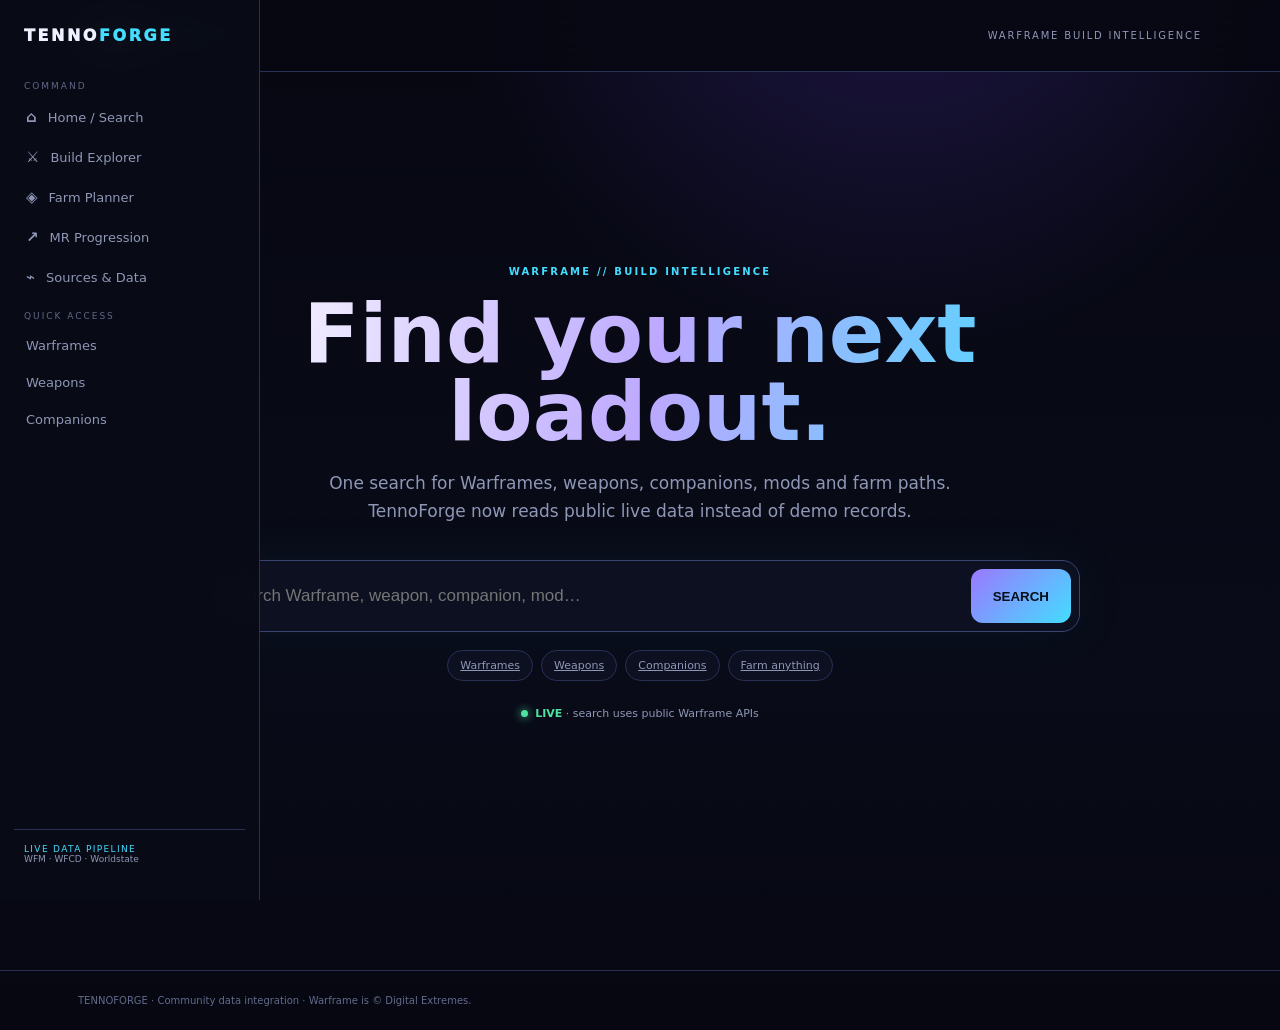
<file: index.html>
<!doctype html><html lang="en"><head><meta charset="utf-8"><meta name="viewport" content="width=device-width,initial-scale=1,viewport-fit=cover"><meta name="theme-color" content="#060711"><title>TennoForge</title><link rel="stylesheet" href="/css/style.css"></head><body><button class="menuBtn" id="menuBtn">☰</button><aside class="sidebar" id="sidebar"><div class="sideLogo">TENNO<span>FORGE</span></div><div class="sideLabel">COMMAND</div><a class="sideLink" href="/"><b>⌂</b> Home / Search</a><a class="sideLink" href="/builds.html"><b>⚔</b> Build Explorer</a><a class="sideLink" href="/farm.html"><b>◈</b> Farm Planner</a><a class="sideLink" href="/progression.html"><b>↗</b> MR Progression</a><a class="sideLink" href="/sources.html"><b>⌁</b> Sources & Data</a><div class="sideLabel">QUICK ACCESS</div><a class="sideLink" href="/builds.html?type=warframe">Warframes</a><a class="sideLink" href="/builds.html?type=weapon">Weapons</a><a class="sideLink" href="/builds.html?type=companion">Companions</a><div class="sideFooter">LIVE DATA PIPELINE<br><span>WFM · WFCD · Worldstate</span></div></aside><div class="scrim" id="scrim"></div><header class="top"><div class="wrap nav"><div class="logo">TENNO<span>FORGE</span></div><div class="navHint">WARFRAME BUILD INTELLIGENCE</div></div></header><main class="wrap content"><section class="home"><div class="searchShell"><div class="eyebrow">WARFRAME // BUILD INTELLIGENCE</div><h1>Find your next<br>loadout.</h1><p>One search for Warframes, weapons, companions, mods and farm paths. TennoForge now reads public live data instead of demo records.</p><div class="searchBox"><input id="homeSearch" placeholder="Search Warframe, weapon, companion, mod…" autocomplete="off"><button id="goSearch">SEARCH</button></div><div class="quick"><a class="chip" href="/builds.html?type=warframe">Warframes</a><a class="chip" href="/builds.html?type=weapon">Weapons</a><a class="chip" href="/builds.html?type=companion">Companions</a><a class="chip" href="/farm.html">Farm anything</a></div><div class="status" id="homeStatus"><span class="liveDot"></span><strong>LIVE</strong> · search uses public Warframe APIs</div><div id="fallbackLinks" class="fallbackLinks hidden" aria-live="polite"></div>
<div id="searchStatus" class="searchStatus hidden" role="status" aria-live="polite">
<span class="statusDot"></span><span class="statusMessage">Ready</span>
<span class="statusTrack"><span class="statusStep" data-step="connect">API</span><span class="statusStep" data-step="filter">FILTER</span><span class="statusStep" data-step="done">DONE</span></span>
</div>
<div id="homeResults" class="homeResults"></div></div></section></main><footer><div class="wrap">TENNOFORGE · Community data integration · Warframe is © Digital Extremes.</div></footer><script src="/js/app.js"></script></body></html>
</file>
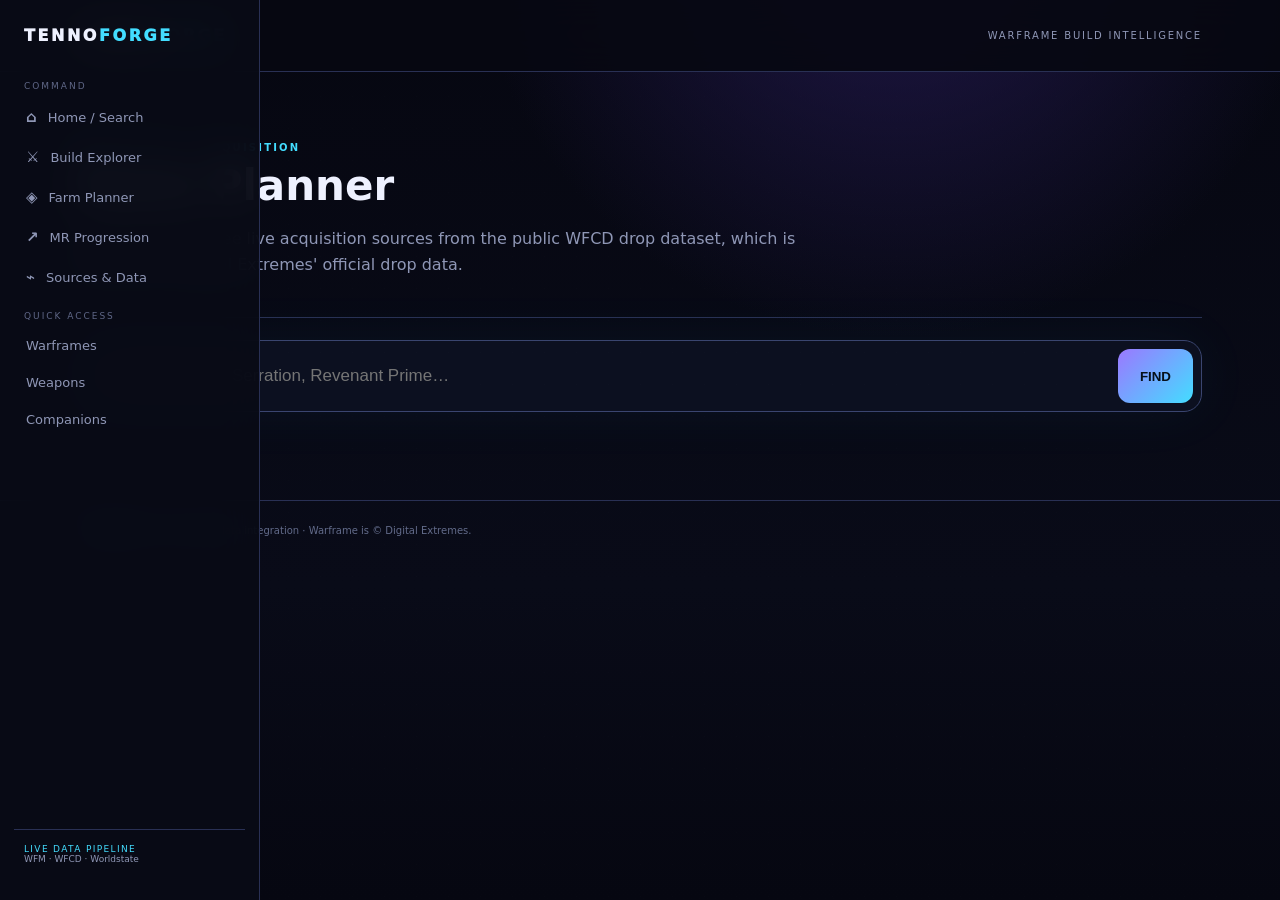
<file: farm.html>
<!doctype html><html lang="en"><head><meta charset="utf-8"><meta name="viewport" content="width=device-width,initial-scale=1,viewport-fit=cover"><meta name="theme-color" content="#060711"><title>TennoForge</title><link rel="stylesheet" href="/css/style.css"></head><body><button class="menuBtn" id="menuBtn">☰</button><aside class="sidebar" id="sidebar"><div class="sideLogo">TENNO<span>FORGE</span></div><div class="sideLabel">COMMAND</div><a class="sideLink" href="/"><b>⌂</b> Home / Search</a><a class="sideLink" href="/builds.html"><b>⚔</b> Build Explorer</a><a class="sideLink" href="/farm.html"><b>◈</b> Farm Planner</a><a class="sideLink" href="/progression.html"><b>↗</b> MR Progression</a><a class="sideLink" href="/sources.html"><b>⌁</b> Sources & Data</a><div class="sideLabel">QUICK ACCESS</div><a class="sideLink" href="/builds.html?type=warframe">Warframes</a><a class="sideLink" href="/builds.html?type=weapon">Weapons</a><a class="sideLink" href="/builds.html?type=companion">Companions</a><div class="sideFooter">LIVE DATA PIPELINE<br><span>WFM · WFCD · Worldstate</span></div></aside><div class="scrim" id="scrim"></div><header class="top"><div class="wrap nav"><div class="logo">TENNO<span>FORGE</span></div><div class="navHint">WARFRAME BUILD INTELLIGENCE</div></div></header><main class="wrap content"><section class="pageHead"><div class="eyebrow">DROP TABLES // ACQUISITION</div><h1>Farm Planner</h1><p>Enter an item to see live acquisition sources from the public WFCD drop dataset, which is parsed from Digital Extremes' official drop data.</p></section><div class="searchBox"><input id="farmSearch" placeholder="Try: Rhino, Hek, Serration, Revenant Prime…"><button id="farmGo">FIND</button></div><div id="farmResult" style="margin-top:18px"></div></main><footer><div class="wrap">TENNOFORGE · Community data integration · Warframe is © Digital Extremes.</div></footer><script src="/js/app.js"></script><script src="/js/farm.js"></script></body></html>
</file>
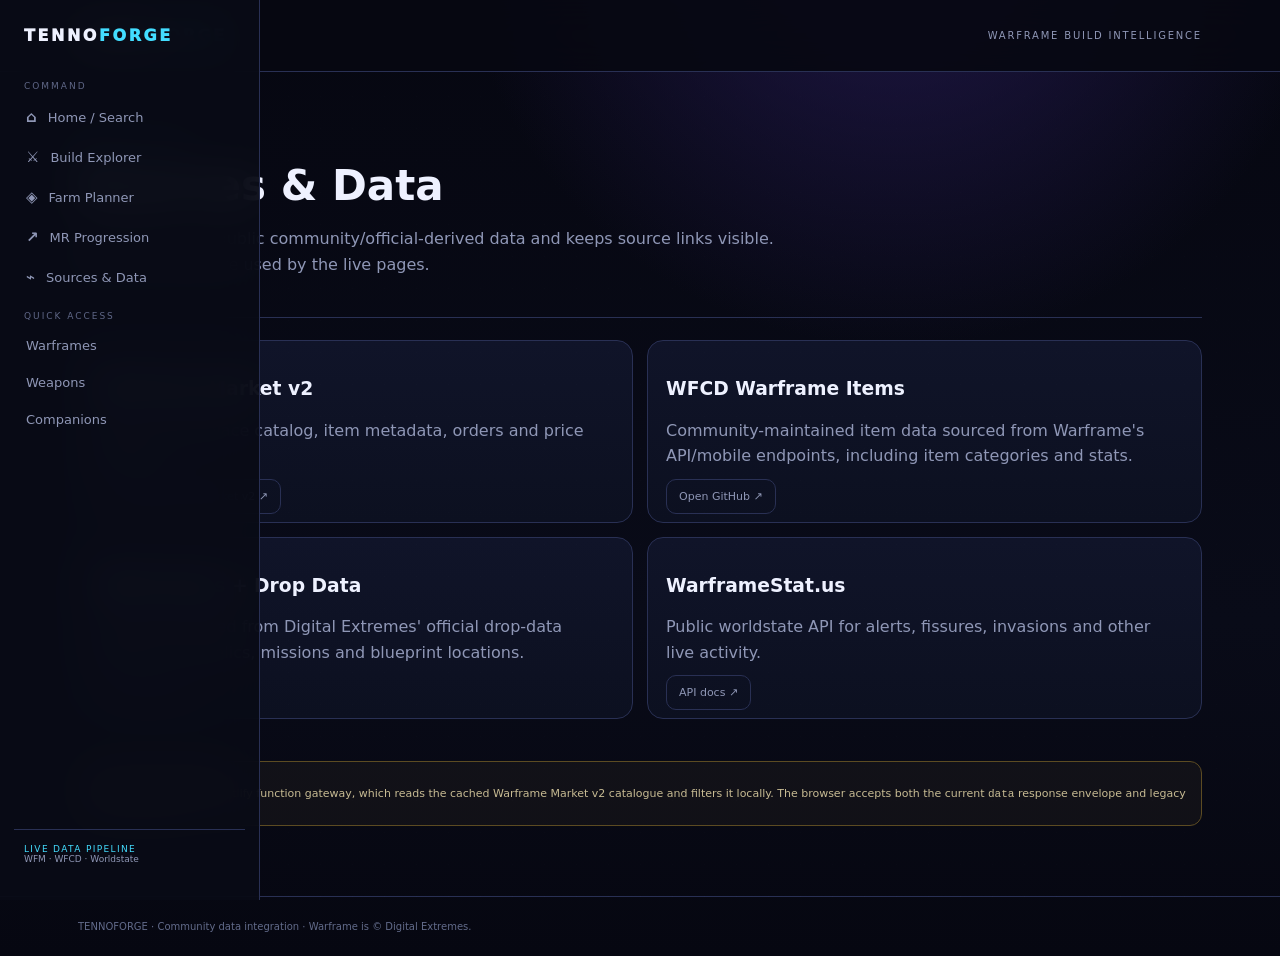
<file: sources.html>
<!doctype html><html lang="en"><head><meta charset="utf-8"><meta name="viewport" content="width=device-width,initial-scale=1,viewport-fit=cover"><meta name="theme-color" content="#060711"><title>TennoForge</title><link rel="stylesheet" href="/css/style.css"></head><body><button class="menuBtn" id="menuBtn">☰</button><aside class="sidebar" id="sidebar"><div class="sideLogo">TENNO<span>FORGE</span></div><div class="sideLabel">COMMAND</div><a class="sideLink" href="/"><b>⌂</b> Home / Search</a><a class="sideLink" href="/builds.html"><b>⚔</b> Build Explorer</a><a class="sideLink" href="/farm.html"><b>◈</b> Farm Planner</a><a class="sideLink" href="/progression.html"><b>↗</b> MR Progression</a><a class="sideLink" href="/sources.html"><b>⌁</b> Sources & Data</a><div class="sideLabel">QUICK ACCESS</div><a class="sideLink" href="/builds.html?type=warframe">Warframes</a><a class="sideLink" href="/builds.html?type=weapon">Weapons</a><a class="sideLink" href="/builds.html?type=companion">Companions</a><div class="sideFooter">LIVE DATA PIPELINE<br><span>WFM · WFCD · Worldstate</span></div></aside><div class="scrim" id="scrim"></div><header class="top"><div class="wrap nav"><div class="logo">TENNO<span>FORGE</span></div><div class="navHint">WARFRAME BUILD INTELLIGENCE</div></div></header><main class="wrap content"><section class="pageHead"><div class="eyebrow">TRANSPARENCY</div><h1>Sources & Data</h1><p>TennoForge uses public community/official-derived data and keeps source links visible. No demo values are used by the live pages.</p></section><div class="cards"><div class="panel"><h3>Warframe Market v2</h3><p class="sub">Public marketplace catalog, item metadata, orders and price statistics.</p><a class="linkBtn" href="https://warframe.market/" target="_blank" rel="noopener">Open Warframe Market v2 ↗</a></div><div class="panel"><h3>WFCD Warframe Items</h3><p class="sub">Community-maintained item data sourced from Warframe's API/mobile endpoints, including item categories and stats.</p><a class="linkBtn" href="https://github.com/WFCD/warframe-items" target="_blank" rel="noopener">Open GitHub ↗</a></div><div class="panel"><h3>WFCD Items + Drop Data</h3><p class="sub">Drop data parsed from Digital Extremes' official drop-data website, with relics, missions and blueprint locations.</p><a class="linkBtn" href="https://github.com/WFCD/warframe-drop-data" target="_blank" rel="noopener">Open GitHub ↗</a></div><div class="panel"><h3>WarframeStat.us</h3><p class="sub">Public worldstate API for alerts, fissures, invasions and other live activity.</p><a class="linkBtn" href="https://docs.warframestat.us/" target="_blank" rel="noopener">API docs ↗</a></div></div><section class="section"><div class="notice"><b>Search API diagnostic</b><br>Home search uses the Netlify function gateway, which reads the cached Warframe Market v2 catalogue and filters it locally. The browser accepts both the current <code>data</code> response envelope and legacy <code>items</code> responses.</div></section></main><footer><div class="wrap">TENNOFORGE · Community data integration · Warframe is © Digital Extremes.</div></footer><script src="/js/app.js"></script></body></html>
</file>
<file: css/style.css>
:root{--bg:#060711;--panel:#0d1020;--panel2:#11152a;--line:#293054;--text:#eef1ff;--muted:#8f97b6;--cyan:#43ddff;--violet:#9b78ff;--green:#4ee1a0;--warn:#ffd166;--sidebar:260px}
*{box-sizing:border-box}html{scroll-behavior:smooth}body{margin:0;background:radial-gradient(circle at 70% -10%,#21184b 0,transparent 32%),linear-gradient(180deg,#060711,#090b18 65%,#060711);color:var(--text);font-family:Inter,ui-sans-serif,system-ui,-apple-system,Segoe UI,sans-serif;min-height:100vh}body:before{content:"";position:fixed;inset:0;pointer-events:none;opacity:.25;background-image:linear-gradient(#ffffff06 1px,transparent 1px),linear-gradient(90deg,#ffffff06 1px,transparent 1px);background-size:32px 32px}
a{color:inherit}.wrap{max-width:1180px;margin:auto;padding:0 28px}.top{height:72px;border-bottom:1px solid var(--line);position:sticky;top:0;z-index:15;background:#070812e8;backdrop-filter:blur(18px);left:var(--sidebar)}.nav{height:100%;display:flex;align-items:center;justify-content:space-between}.logo{font-weight:950;letter-spacing:.16em}.logo span,.sideLogo span{color:var(--cyan)}.navHint{font-size:10px;letter-spacing:.18em;color:var(--muted)}
.sidebar{position:fixed;z-index:30;left:0;top:0;bottom:0;width:var(--sidebar);padding:22px 14px;background:#090b16ed;border-right:1px solid var(--line);backdrop-filter:blur(20px);display:flex;flex-direction:column}.sideLogo{font-weight:950;letter-spacing:.16em;padding:4px 10px 22px}.sideLabel{font-size:9px;letter-spacing:.22em;color:#5f6787;margin:14px 10px 6px}.sideLink{display:flex;gap:11px;align-items:center;padding:11px 12px;border-radius:11px;text-decoration:none;color:var(--muted);font-size:13px}.sideLink:hover,.sideLink.active{color:#fff;background:#9b78ff18;box-shadow:inset 2px 0 var(--cyan)}.sideLink b{font-size:15px}.sideFooter{margin-top:auto;border-top:1px solid var(--line);padding:14px 10px;color:var(--cyan);font-size:9px;letter-spacing:.15em}.sideFooter span{color:var(--muted);letter-spacing:0}.menuBtn,.scrim{display:none}
.content{padding-top:42px;padding-bottom:70px}.home{min-height:calc(100vh - 114px);display:flex;align-items:center;justify-content:center}.searchShell{width:min(880px,100%);text-align:center}.eyebrow{font-size:10px;letter-spacing:.22em;color:var(--cyan);font-weight:800}.home h1{font-size:clamp(44px,8vw,82px);line-height:.95;margin:18px 0;background:linear-gradient(100deg,#fff,#bca8ff 52%,var(--cyan));-webkit-background-clip:text;background-clip:text;color:transparent}.home p{max-width:650px;margin:0 auto 34px;color:var(--muted);font-size:17px;line-height:1.7}.searchBox{display:flex;gap:10px;padding:8px;border:1px solid #3a456f;background:#0c1020;border-radius:18px;box-shadow:0 0 60px #43ddff0d}.searchBox input{flex:1;min-width:0;border:0;outline:0;background:transparent;color:#fff;padding:17px 18px;font-size:17px}.searchBox button{border:0;border-radius:12px;padding:0 22px;background:linear-gradient(135deg,var(--violet),var(--cyan));color:#06101a;font-weight:900}.quick{display:flex;justify-content:center;gap:8px;flex-wrap:wrap;margin-top:18px}.chip{border:1px solid var(--line);background:#0c1020;color:var(--muted);padding:8px 12px;border-radius:999px;font-size:11px}.status{margin:26px auto 0;color:var(--muted);font-size:11px}.status strong{color:var(--green)}
.pageHead{padding:28px 0 24px;border-bottom:1px solid var(--line);margin-bottom:22px}.pageHead h1{font-size:42px;margin:8px 0}.pageHead p{color:var(--muted);max-width:720px;line-height:1.6}.toolbar{display:grid;grid-template-columns:2fr repeat(4,1fr);gap:10px;margin-bottom:18px}.input,.select{width:100%;padding:13px 14px;border:1px solid var(--line);border-radius:12px;background:#0c1020;color:#fff;outline:none}.grid{display:grid;grid-template-columns:repeat(3,1fr);gap:14px}.card,.panel{background:linear-gradient(180deg,#101429,#0c1020);border:1px solid var(--line);border-radius:16px;padding:18px}.card h3{font-size:21px;margin:5px 0}.cardtop{display:flex;justify-content:space-between;gap:12px}.type{font-size:9px;text-transform:uppercase;letter-spacing:.2em;color:var(--cyan)}.badge{border:1px solid #6e5bb0;background:#9b78ff18;color:#cbbcff;border-radius:999px;padding:6px 9px;font-size:10px;font-weight:900}.desc{color:var(--muted);line-height:1.5;min-height:48px}.stats{display:grid;grid-template-columns:repeat(3,1fr);gap:7px;margin:14px 0}.stat{border:1px solid var(--line);border-radius:10px;padding:9px}.stat b{display:block}.stat small{color:var(--muted)}.tip{margin-top:12px;padding:11px 12px;border-left:2px solid var(--cyan);background:#43ddff08;color:#b3b9d0;font-size:11px;line-height:1.55}.tip b{color:#fff}.sourceLink{display:inline-block;margin-top:13px;color:var(--cyan);font-size:11px;text-decoration:none}.notice{border:1px solid #5c4b22;background:#ffd1660a;color:#c7bb93;border-radius:12px;padding:12px;font-size:11px}.liveDot{display:inline-block;width:7px;height:7px;border-radius:50%;background:var(--green);box-shadow:0 0 10px var(--green);margin-right:7px}.section{margin-top:42px}.section h2{font-size:34px;margin:0 0 8px}.sub{color:var(--muted);line-height:1.6}.table{width:100%;border-collapse:collapse}.table th,.table td{padding:12px 10px;border-bottom:1px solid var(--line);text-align:left;font-size:12px}.table th{color:var(--muted);font-size:9px;letter-spacing:.16em;text-transform:uppercase}.cards{display:grid;grid-template-columns:repeat(2,1fr);gap:14px}.metric{display:flex;justify-content:space-between;gap:12px;align-items:center}.bar{height:7px;border-radius:99px;background:#222943;overflow:hidden}.bar i{display:block;height:100%;background:linear-gradient(90deg,var(--violet),var(--cyan))}.links{display:flex;gap:10px;flex-wrap:wrap}.linkBtn{border:1px solid var(--line);border-radius:10px;padding:10px 12px;text-decoration:none;color:var(--muted);font-size:11px}.linkBtn:hover{color:#fff;border-color:#59658f}
footer{border-top:1px solid var(--line);padding:24px 0;color:#626b8a;font-size:10px}
@media(max-width:900px){:root{--sidebar:0px}.sidebar{transform:translateX(-105%);transition:.2s;width:280px}.sidebar.open{transform:none}.scrim{display:none;position:fixed;inset:0;background:#000a;z-index:25}.scrim.open{display:block}.menuBtn{display:block;position:fixed;z-index:40;top:15px;left:14px;width:42px;height:42px;border-radius:11px;border:1px solid var(--line);background:#0c1020;color:#fff;font-size:20px}.top{left:0}.nav{justify-content:center}.nav .logo{margin-left:38px}.navHint{display:none}.wrap{padding-left:20px;padding-right:20px}.grid{grid-template-columns:1fr}.toolbar{grid-template-columns:1fr 1fr}.cards{grid-template-columns:1fr}.home{min-height:calc(100vh - 72px);padding-top:30px}.searchBox{flex-direction:column}.searchBox button{height:48px}.home h1{font-size:52px}.home p{font-size:15px}.pageHead h1{font-size:34px}}
@media(max-width:520px){.toolbar{grid-template-columns:1fr}.stats{grid-template-columns:1fr 1fr 1fr}.card{padding:15px}.pageHead{padding-top:12px}}
.homeResults{margin-top:28px;text-align:left}.resultHead{display:flex;justify-content:space-between;color:var(--muted);font-size:10px;letter-spacing:.18em;margin-bottom:10px}.resultHead b{color:var(--cyan)}.homeResultsGrid{display:grid;grid-template-columns:repeat(3,1fr);gap:10px}.resultCard{display:block;text-decoration:none;border:1px solid var(--line);border-radius:14px;padding:15px;background:#0c1020;transition:.18s}.resultCard:hover{border-color:#5f6ba0;transform:translateY(-2px)}.resultCard h3{margin:6px 0 12px;font-size:17px}.resultMeta{display:flex;justify-content:space-between;gap:8px;color:var(--muted);font-size:10px}.resultArrow{margin-top:15px;color:var(--cyan);font-size:9px;letter-spacing:.16em}@media(max-width:700px){.homeResultsGrid{grid-template-columns:1fr 1fr}}@media(max-width:520px){.homeResultsGrid{grid-template-columns:1fr}}

.itemImg{width:72px;height:72px;object-fit:contain;display:block;margin:0 auto 10px;filter:drop-shadow(0 8px 18px #0008)}
.cardImg{width:82px;height:82px;object-fit:contain;display:block;margin:0 auto 8px;filter:drop-shadow(0 8px 18px #0008)}
.cardLinks{display:flex;gap:8px;flex-wrap:wrap}.resultCard{min-height:190px}
.cardLink{display:block;text-decoration:none;color:inherit;cursor:pointer;transition:.18s}.cardLink:hover{border-color:#5f6ba0;transform:translateY(-2px)}
.mrLink{text-decoration:none;color:inherit;cursor:pointer}.mrLink:hover b{color:var(--cyan)}

.liveStatus{font-size:10px;letter-spacing:.08em;color:var(--cyan);opacity:.9}.liveStatus.stale{color:#f5b84b}

.searchStatus{display:flex;align-items:center;gap:10px;min-height:34px;margin:10px 0 4px;padding:8px 11px;border:1px solid var(--line);border-radius:10px;background:#0b0f1ce8;color:var(--muted);font-size:11px;letter-spacing:.03em}
.searchStatus.hidden{display:none}.statusDot{width:8px;height:8px;border-radius:50%;background:#69708e;box-shadow:0 0 0 0 transparent;flex:0 0 auto}
.searchStatus.loading .statusDot{background:var(--cyan);box-shadow:0 0 12px var(--cyan);animation:tfpulse 1s infinite}
.searchStatus.success .statusDot{background:#68f3a4;box-shadow:0 0 9px #68f3a4}
.searchStatus.error .statusDot{background:#ff667e;box-shadow:0 0 9px #ff667e}
.statusTrack{display:inline-flex;gap:5px;margin-left:auto}.statusStep{opacity:.35}.statusStep.on{opacity:1;color:#fff}
@keyframes tfpulse{0%,100%{opacity:.45;transform:scale(.85)}50%{opacity:1;transform:scale(1.15)}}

.fallbackLinks{margin:12px 0;padding:12px;border:1px solid #8b7134;border-radius:12px;background:#17130b;display:flex;flex-wrap:wrap;gap:8px;align-items:center}.fallbackLinks.hidden{display:none}.fallbackTitle{width:100%;font-size:11px;color:#d9c78b}.fallbackLinks a{padding:7px 10px;border:1px solid #8b7134;border-radius:9px;color:#f2df9b;text-decoration:none;font-size:11px}
</file>
